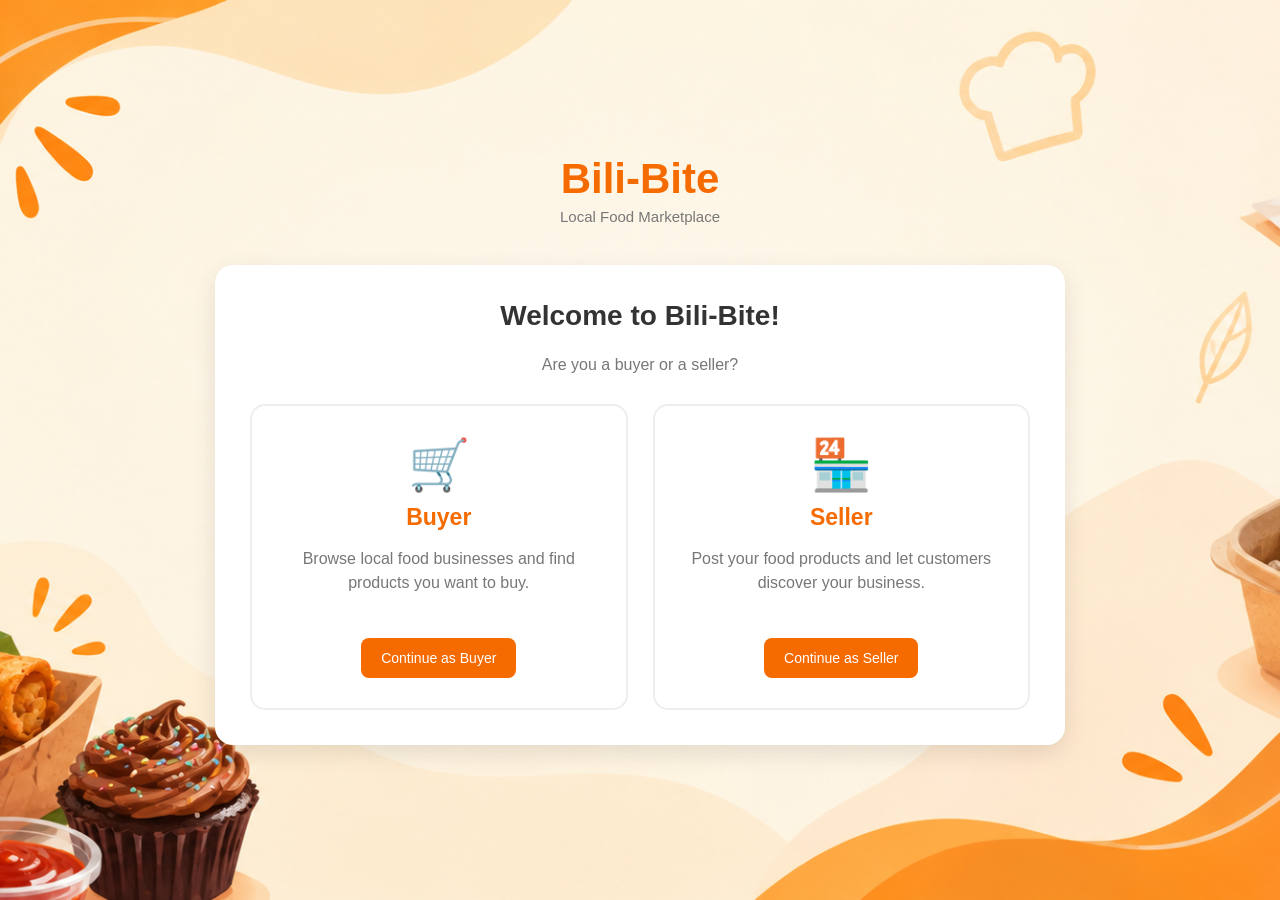
<file: role.html>
<!DOCTYPE html>
<html>
<head>
    <title>Bili-Bite - Choose Role</title>
    <link rel="stylesheet" href="role.css">
</head>

<body>

    <div class="role-container">

        <div class="logo">
            <h1>Bili-Bite</h1>
            <p>Local Food Marketplace</p>
        </div>

        <div class="role-box">

            <h2>Welcome to Bili-Bite!</h2>

            <p class="question">
                Are you a buyer or a seller?
            </p>

            <div class="role-options">

                <!-- Buyer -->
                <div class="role-card" onclick="goToBuyer()">
                    <div class="icon">🛒</div>

                    <h3>Buyer</h3>

                    <p>
                        Browse local food businesses
                        and find products you want to buy.
                    </p>

                    <button>Continue as Buyer</button>
                </div>


                <!-- Seller -->
            <div class="role-card" onclick="goToSeller()">
                <div class="icon">🏪</div>

                <h3>Seller</h3>

    <p>
        Post your food products and
        let customers discover your business.
    </p>

    <button type="button">
        Continue as Seller
    </button>
</div>


    <script>

        // Go to buyer dashboard
        function goToBuyer() {
            window.location.href = "buyer.html";
        }


        // Go to seller dashboard
        function goToSeller() {
            window.location.href = "seller-info.html";
        }

    </script>

</body>
</html>
</file>
<file: role.css>
* {
    box-sizing: border-box;
}


body {
    margin: 0;
    font-family: Arial, sans-serif;
      /* Background image */
    background-image: url("bg.png");
    background-size: cover;
    background-position: center;
    background-repeat: no-repeat;
    background-attachment: fixed;

    color: #333;
}


/* Main container */

.role-container {
    min-height: 100vh;
    display: flex;
    flex-direction: column;
    align-items: center;
    justify-content: center;
    padding: 30px;
}


/* Logo */

.logo {
    text-align: center;
    margin-bottom: 25px;
}


.logo h1 {
    margin: 0;
    color: #f56b00;
    font-size: 42px;
}


.logo p {
    margin-top: 5px;
    color: #777;
    font-size: 15px;
}


/* Main box */

.role-box {
    width: 850px;
    max-width: 95%;
    background: white;
    padding: 35px;
    border-radius: 18px;
    box-shadow: 0 8px 25px rgba(0, 0, 0, 0.10);
    text-align: center;
}


.role-box h2 {
    margin-top: 0;
    font-size: 28px;
    color: #333;
}


.question {
    color: #777;
    margin-bottom: 30px;
}


/* Role cards */

.role-options {
    display: flex;
    gap: 25px;
    justify-content: center;
}


.role-card {
    width: 50%;
    border: 2px solid #eeeeee;
    border-radius: 15px;
    padding: 30px 25px;
    cursor: pointer;
    transition: 0.3s;
    background: #ffffff;
}


.role-card:hover {
    border-color: #ff7900;
    transform: translateY(-5px);
    box-shadow: 0 8px 20px rgba(245, 107, 0, 0.15);
}


.icon {
    font-size: 50px;
    margin-bottom: 10px;
}


.role-card h3 {
    margin: 10px 0;
    font-size: 23px;
    color: #f56b00;
}


.role-card p {
    color: #777;
    line-height: 1.5;
    min-height: 65px;
}


/* Buttons */

.role-card button {
    border: none;
    background: #f56b00;
    color: white;
    padding: 12px 20px;
    border-radius: 8px;
    font-size: 14px;
    cursor: pointer;
    margin-top: 10px;
    transition: 0.3s;
}


.role-card button:hover {
    background: #d95700;
}


/* Footer */

.footer-text {
    margin-top: 25px;
    color: #999;
    font-size: 13px;
}


/* Responsive */

@media (max-width: 700px) {

    .role-options {
        flex-direction: column;
    }

    .role-card {
        width: 100%;
    }

    .role-box {
        padding: 25px 18px;
    }

}
</file>
